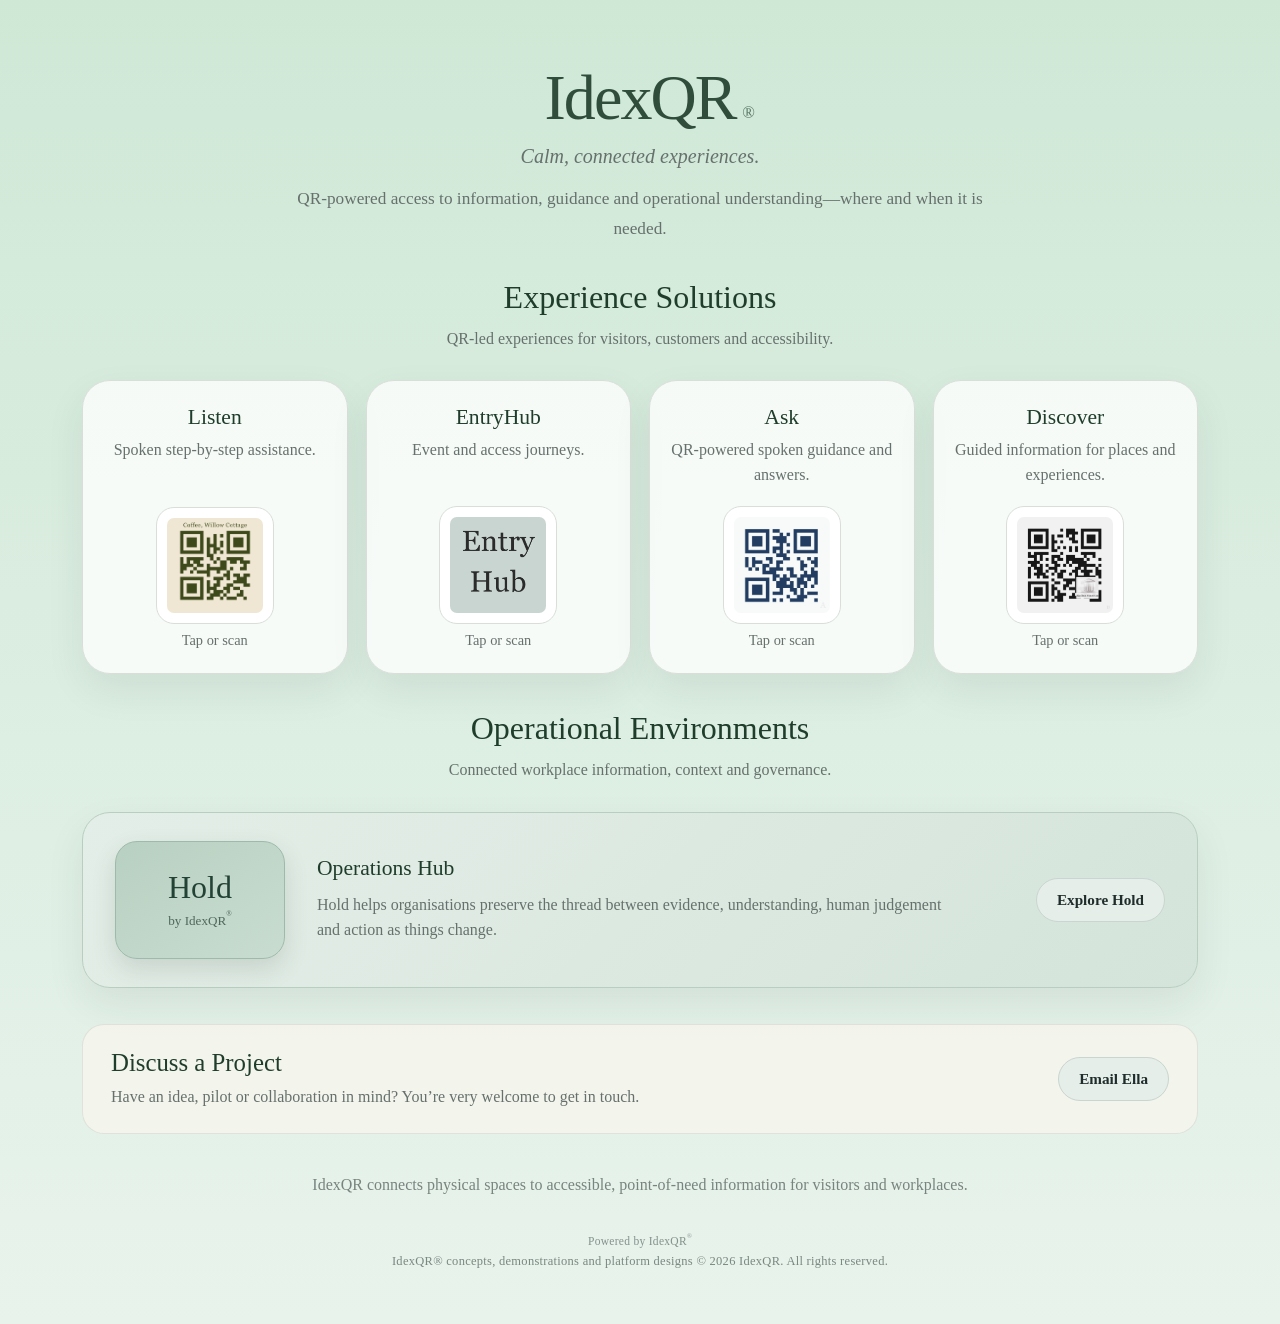
<file: index.html>
<!DOCTYPE html>
<html lang="en-GB">
<head>
  <meta charset="UTF-8" />
  <meta name="viewport" content="width=device-width, initial-scale=1.0" />

  <title>IdexQR — QR-led access to simple digital information</title>

  <meta
    name="description"
    content="IdexQR creates simple QR-led access points for information, accessibility and operational understanding."
  />

  <link rel="canonical" href="https://idexqr.com/" />
  <link rel="stylesheet" href="idexqr.css" />
</head>

<body class="portfolio-home">
  <main class="container">

    <section class="hero">
      <h1 class="brand">
        IdexQ<span class="brand-r-wrap">R<sup class="brand-reg">®</sup></span>
      </h1>

      <p class="tagline">Calm, connected experiences.</p>

      <p class="intro">
        QR-powered access to information, guidance and operational
        understanding—where and when it is needed.
      </p>
    </section>

    <section class="solutions-section">
      <h2>Experience Solutions</h2>

      <p class="section-intro">
        QR-led experiences for visitors, customers and accessibility.
      </p>

      <div class="card-grid">

        <article class="solution-card">
          <h3>Listen</h3>
          <p>Spoken step-by-step assistance.</p>

          <a href="https://qr-listen.com" class="qr-preview-link">
            <img
              src="images/listen-qr.png"
              alt="Listen QR"
              class="card-qr"
            />
            <span>Tap or scan</span>
          </a>
        </article>

        <article class="solution-card">
          <h3>EntryHub</h3>
          <p>Event and access journeys.</p>

          <a href="https://qr-entryhub.com" class="qr-preview-link">
            <img
              src="images/entryhub-icon.png"
              alt="EntryHub"
              class="card-qr"
            />
            <span>Tap or scan</span>
          </a>
        </article>

        <article class="solution-card">
          <h3>Ask</h3>
          <p>QR-powered spoken guidance and answers.</p>

          <a href="https://qr-ask.com/" class="qr-preview-link">
            <img
              src="images/ask-qr.png"
              alt="Ask QR"
              class="card-qr"
            />
            <span>Tap or scan</span>
          </a>
        </article>

        <article class="solution-card">
          <h3>Discover</h3>
          <p>Guided information for places and experiences.</p>

          <a href="https://qr-discover.com" class="qr-preview-link">
            <img
              src="images/discover-qr.png"
              alt="Discover QR"
              class="card-qr"
            />
            <span>Tap or scan</span>
          </a>
        </article>

      </div>
    </section>

    <section class="solutions-section workplace">
      <h2>Operational Environments</h2>

      <p class="section-intro">
        Connected workplace information, context and governance.
      </p>

      <article class="solution-card featured-card">
  <div class="hold-card-brand">
    <span class="hold-card-brand__name">Hold</span>

    <span class="hold-card-brand__by">
      by IdexQR<sup>®</sup>
    </span>
  </div>

  <h3>Operations Hub</h3>

  <p>
    Hold helps organisations preserve the thread between evidence,
    understanding, human judgement and action as things change.
  </p>

  <a
    href="hold/"
    class="explore-pill"
  >
    Explore Hold
  </a>
</article>
    </section>

   <section class="contact-section" aria-labelledby="contact-heading">
  <div class="contact-copy">
    <h2 id="contact-heading">Discuss a Project</h2>

    <p>
      Have an idea, pilot or collaboration in mind?
      You’re very welcome to get in touch.
    </p>
  </div>

  <a href="mailto:ella@idexqr.com" class="contact-button">
    Email Ella
  </a>
</section>
    <section class="closing-band">
      <p>
        IdexQR connects physical spaces to accessible, point-of-need
        information for visitors and workplaces.
      </p>
    </section>

    <footer>
      <p>Powered by IdexQR<sup>®</sup></p>

      <p class="footer-sub">
        IdexQR® concepts, demonstrations and platform designs © 2026 IdexQR.
        All rights reserved.
      </p>
    </footer>

  </main>
</body>
</html>
</file>
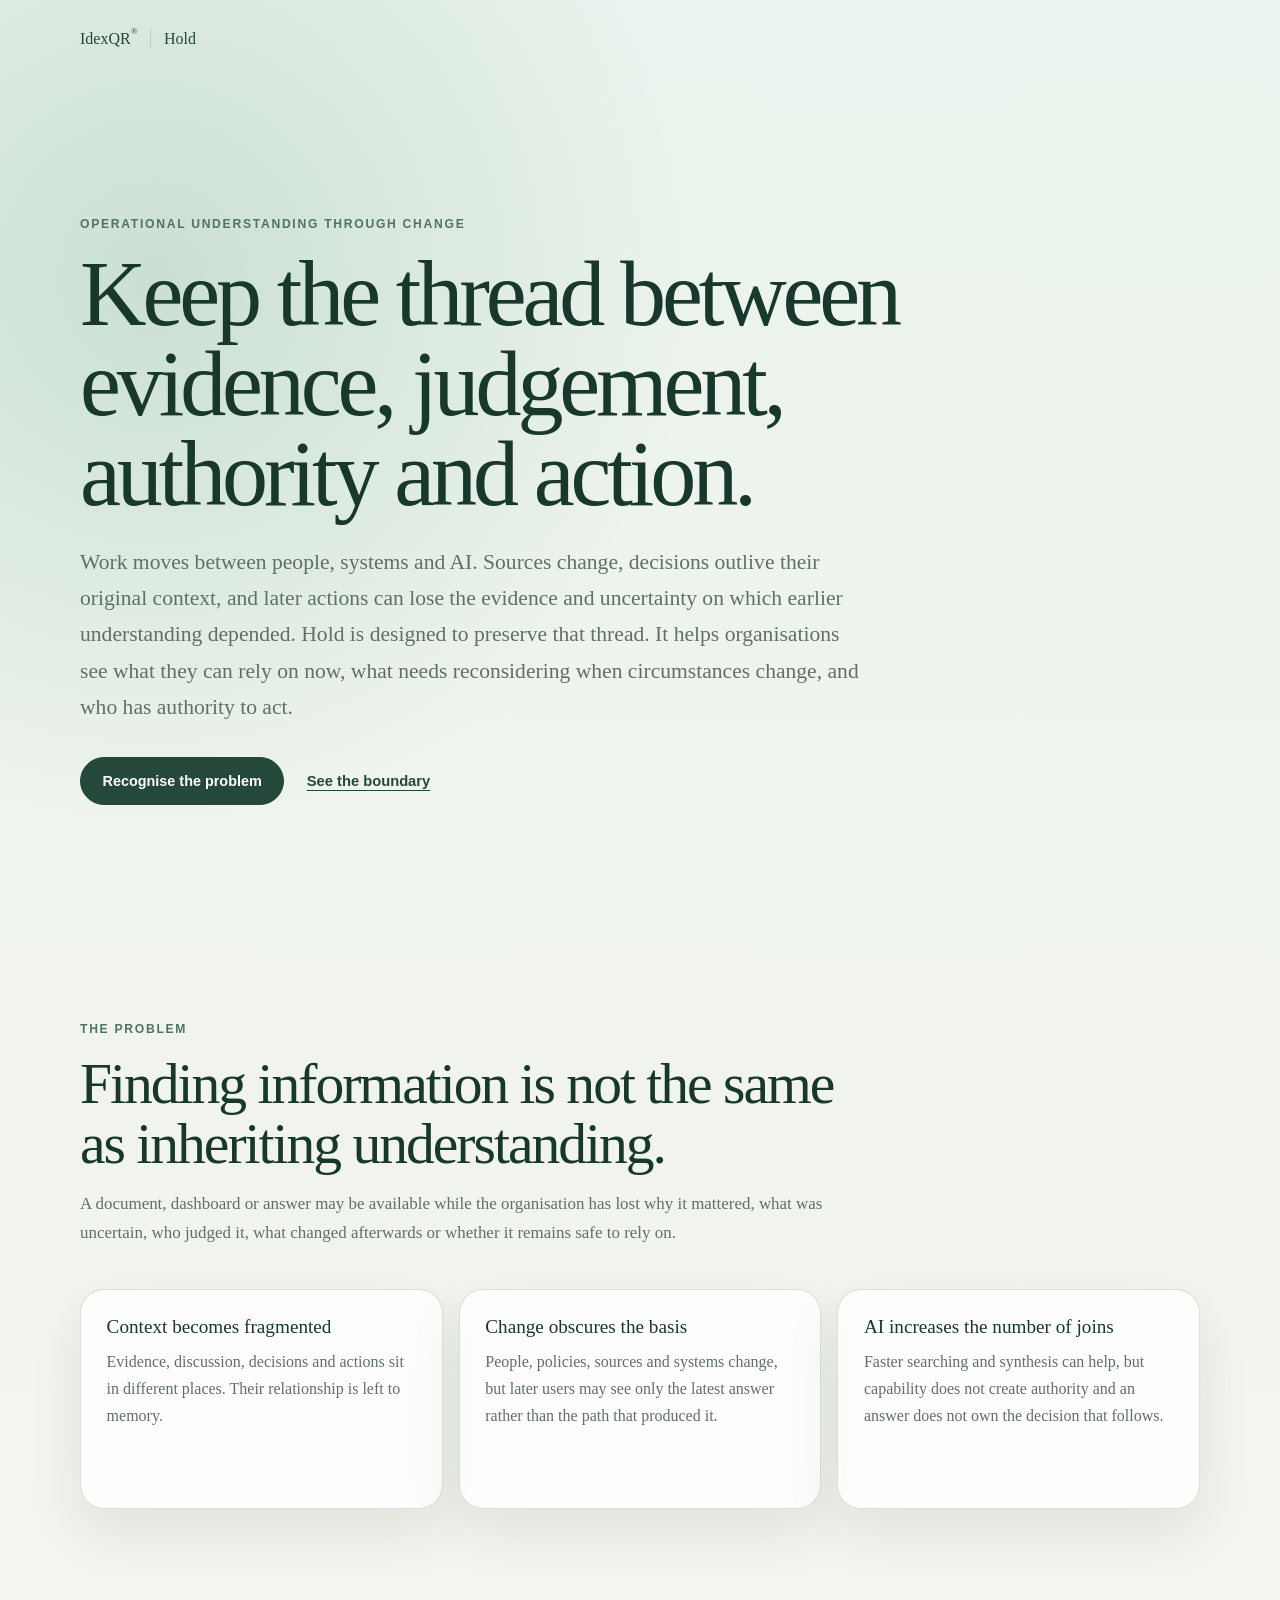
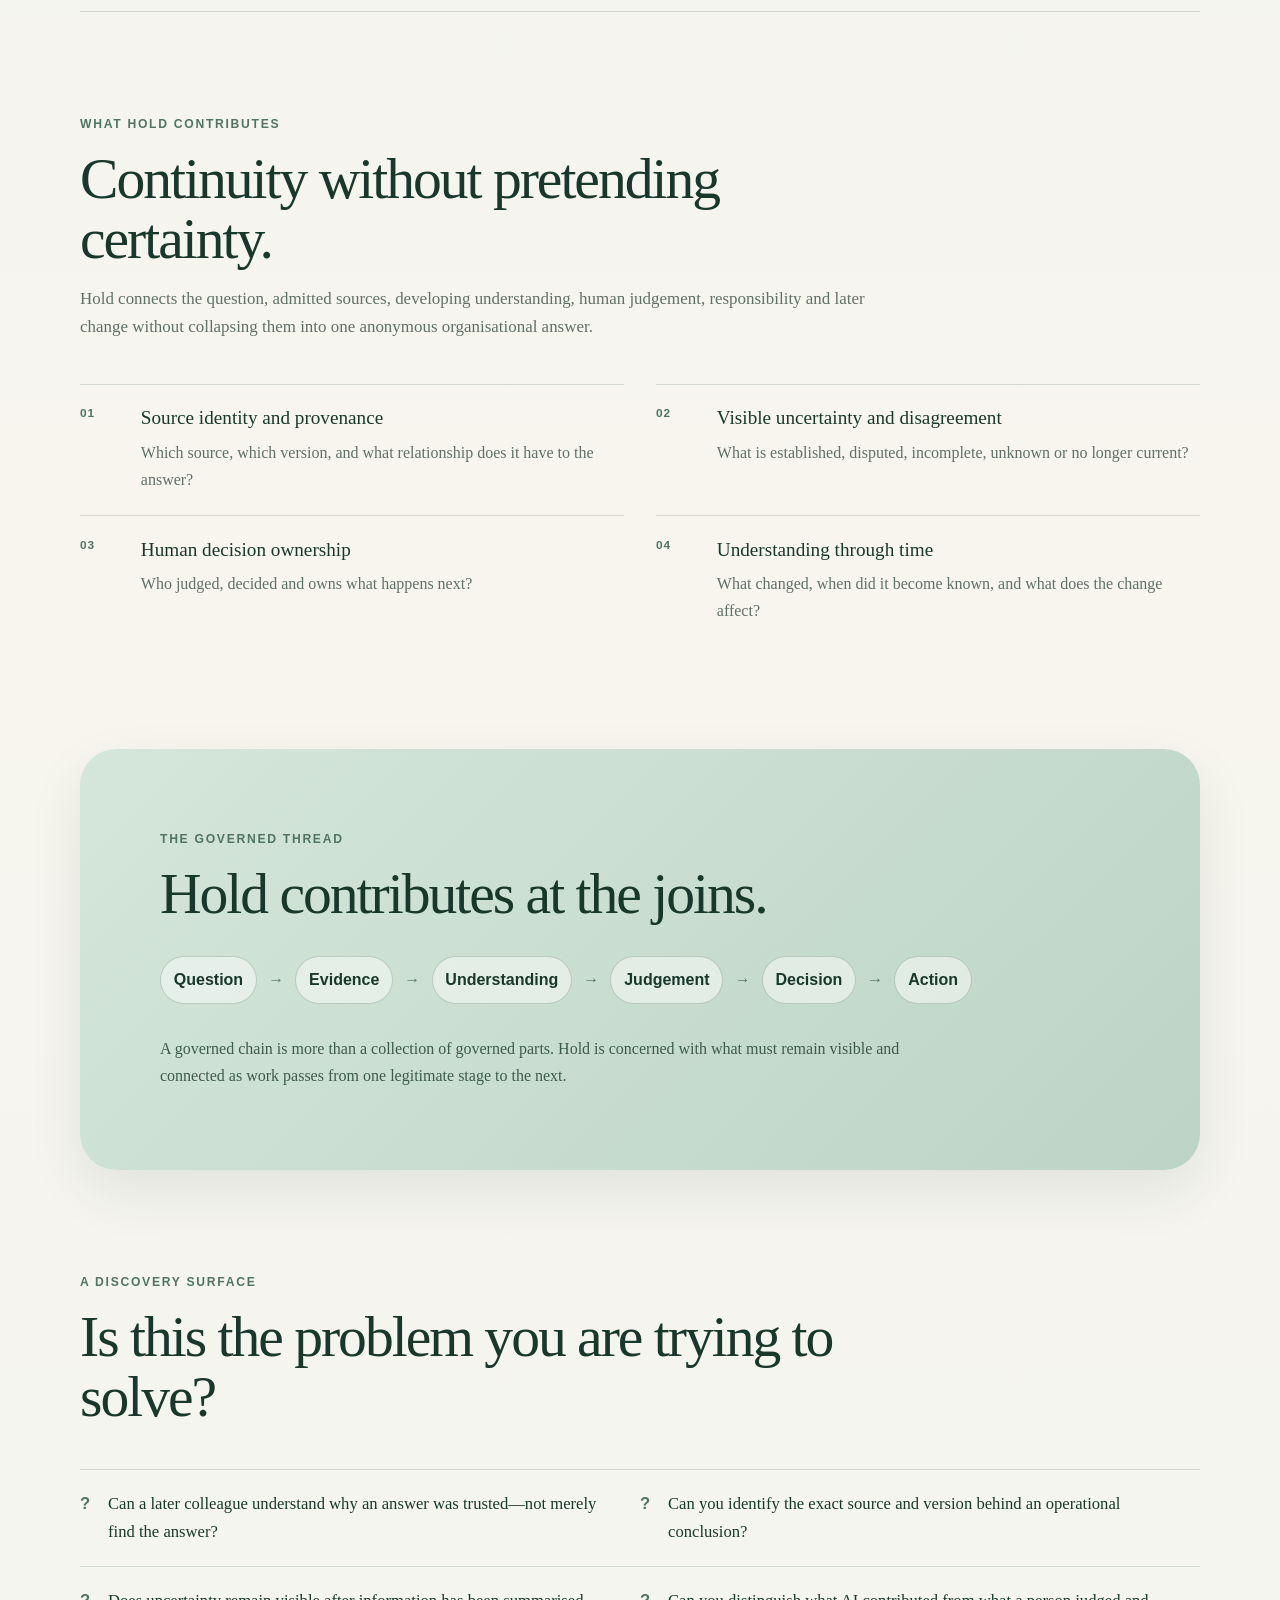
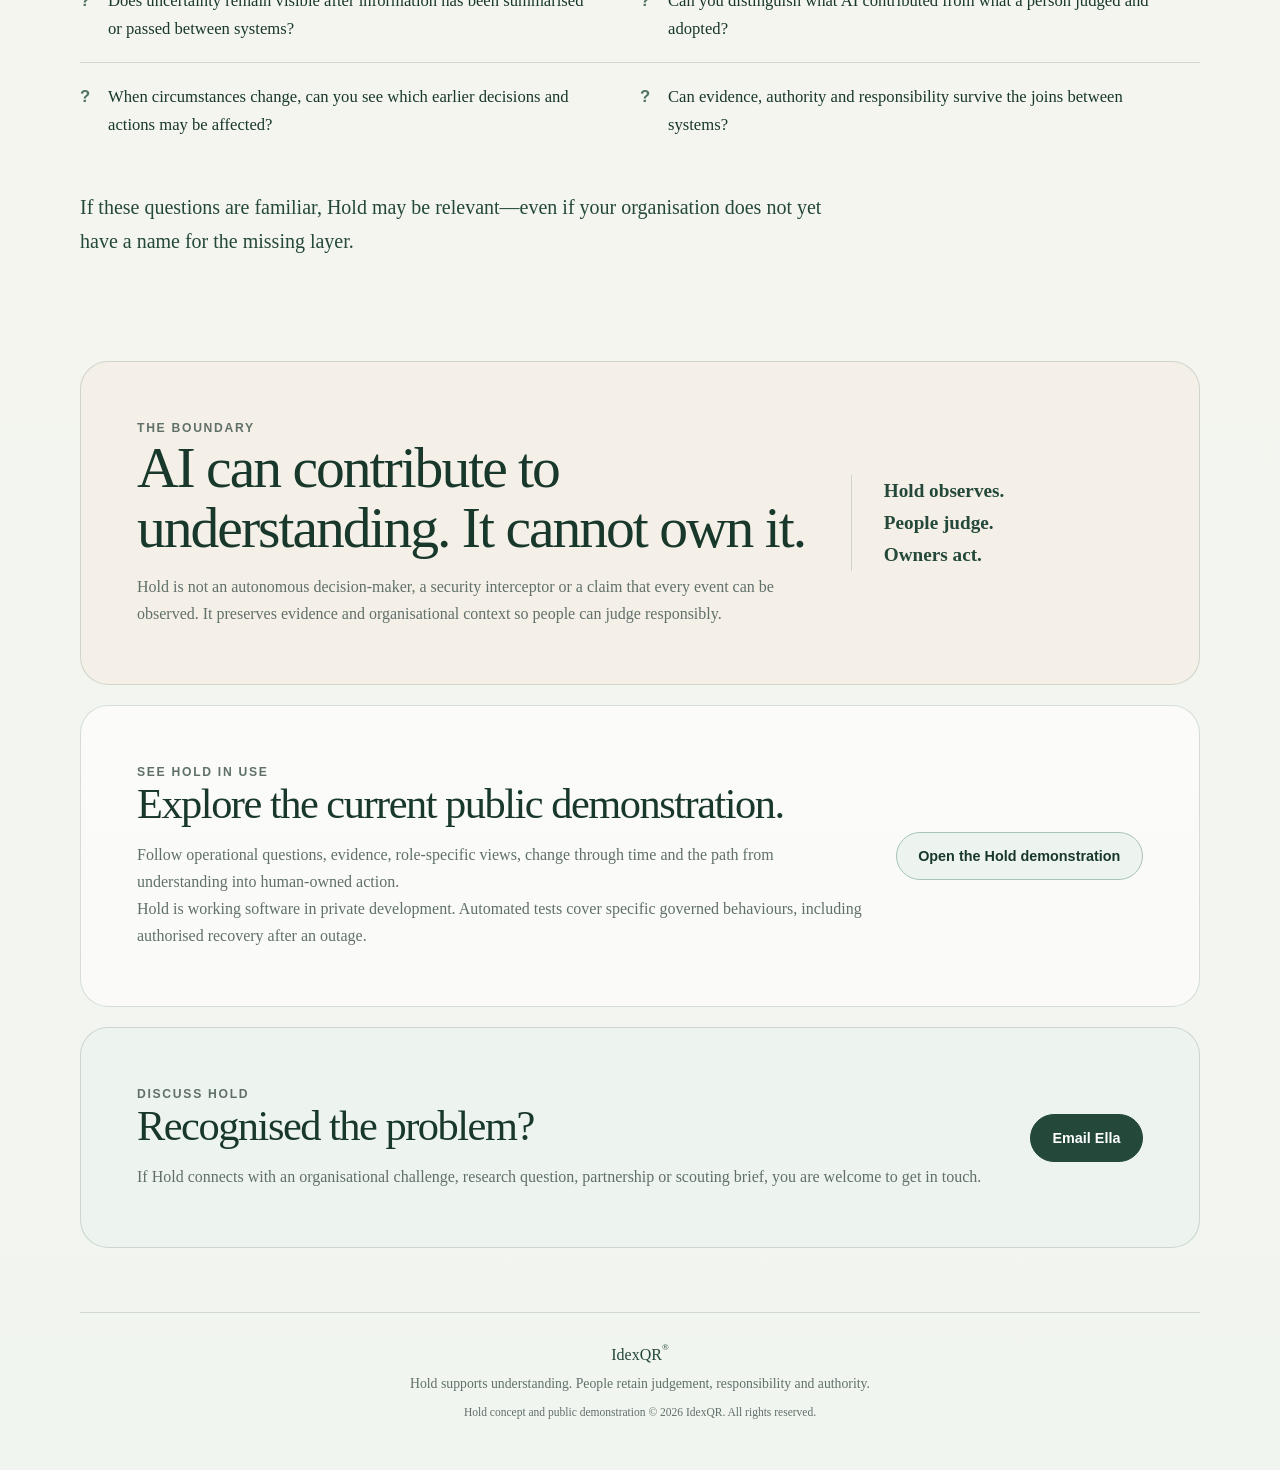
<file: hold/index.html>
<!DOCTYPE html>
<html lang="en-GB">
<head>
  <meta charset="UTF-8">
  <meta name="viewport" content="width=device-width, initial-scale=1.0">

  <title>Hold — Preserve organisational understanding through change</title>
  <meta
    name="description"
    content="Hold helps organisations preserve the thread between evidence, understanding, human judgement, authority and action as people, systems and circumstances change."
  >
  <meta name="robots" content="index, follow">

  <link rel="canonical" href="https://idexqr.com/hold/">
  <link rel="stylesheet" href="hold.css">

  <meta property="og:type" content="website">
  <meta property="og:title" content="Hold — Preserve organisational understanding through change">
  <meta
    property="og:description"
    content="Keep evidence, context, uncertainty, human judgement and responsibility connected as work moves between people, systems and AI."
  >
  <meta property="og:url" content="https://idexqr.com/hold/">

  <script type="application/ld+json">
  {
    "@context": "https://schema.org",
    "@type": "WebPage",
    "name": "Hold",
    "url": "https://idexqr.com/hold/",
    "description": "Hold helps organisations preserve the thread between evidence, understanding, human judgement, authority and action as people, systems and circumstances change.",
    "about": [
      "organisational memory",
      "evidence provenance",
      "human judgement",
      "decision authority",
      "AI governance",
      "operational continuity"
    ],
    "isPartOf": {
      "@type": "WebSite",
      "name": "IdexQR",
      "url": "https://idexqr.com/"
    }
  }
  </script>
</head>

<body>
  <header class="site-header">
    <a class="idexqr-link" href="../" aria-label="Return to IdexQR">
      IdexQR<sup>®</sup>
    </a>
    <span class="header-divider" aria-hidden="true"></span>
    <span>Hold</span>
  </header>

  <main>
    <section class="hero" aria-labelledby="hero-title">
      <p class="eyebrow">Operational understanding through change</p>
      <h1 id="hero-title">
        Keep the thread between evidence, judgement, authority and action.
      </h1>
      <p class="hero-copy">
        Work moves between people, systems and AI. Sources change, decisions
        outlive their original context, and later actions can lose the evidence
        and uncertainty on which earlier understanding depended. Hold is designed
        to preserve that thread. It helps organisations see what they can rely on
        now, what needs reconsidering when circumstances change, and who has
        authority to act.
      </p>
      <div class="hero-actions">
        <a class="primary-button" href="#is-this-your-problem">Recognise the problem</a>
        <a class="text-link" href="#boundaries">See the boundary</a>
      </div>
    </section>

    <section class="section problem-section" aria-labelledby="problem-title">
      <div class="section-heading">
        <p class="eyebrow">The problem</p>
        <h2 id="problem-title">Finding information is not the same as inheriting understanding.</h2>
        <p>
          A document, dashboard or answer may be available while the organisation
          has lost why it mattered, what was uncertain, who judged it, what changed
          afterwards or whether it remains safe to rely on.
        </p>
      </div>

      <div class="issue-grid">
        <article>
          <h3>Context becomes fragmented</h3>
          <p>
            Evidence, discussion, decisions and actions sit in different places.
            Their relationship is left to memory.
          </p>
        </article>
        <article>
          <h3>Change obscures the basis</h3>
          <p>
            People, policies, sources and systems change, but later users may see
            only the latest answer rather than the path that produced it.
          </p>
        </article>
        <article>
          <h3>AI increases the number of joins</h3>
          <p>
            Faster searching and synthesis can help, but capability does not create
            authority and an answer does not own the decision that follows.
          </p>
        </article>
      </div>
    </section>

    <section class="section hold-section" aria-labelledby="hold-title">
      <div class="section-heading">
        <p class="eyebrow">What Hold contributes</p>
        <h2 id="hold-title">Continuity without pretending certainty.</h2>
        <p>
          Hold connects the question, admitted sources, developing understanding,
          human judgement, responsibility and later change without collapsing them
          into one anonymous organisational answer.
        </p>
      </div>

      <div class="principle-list">
        <article>
          <span class="principle-number">01</span>
          <div>
            <h3>Source identity and provenance</h3>
            <p>Which source, which version, and what relationship does it have to the answer?</p>
          </div>
        </article>
        <article>
          <span class="principle-number">02</span>
          <div>
            <h3>Visible uncertainty and disagreement</h3>
            <p>What is established, disputed, incomplete, unknown or no longer current?</p>
          </div>
        </article>
        <article>
          <span class="principle-number">03</span>
          <div>
            <h3>Human decision ownership</h3>
            <p>Who judged, decided and owns what happens next?</p>
          </div>
        </article>
        <article>
          <span class="principle-number">04</span>
          <div>
            <h3>Understanding through time</h3>
            <p>What changed, when did it become known, and what does the change affect?</p>
          </div>
        </article>
      </div>
    </section>

    <section class="thread-section" aria-labelledby="thread-title">
      <p class="eyebrow">The governed thread</p>
      <h2 id="thread-title">Hold contributes at the joins.</h2>
      <p class="thread-line">
        <span>Question</span>
        <i aria-hidden="true">→</i>
        <span>Evidence</span>
        <i aria-hidden="true">→</i>
        <span>Understanding</span>
        <i aria-hidden="true">→</i>
        <span>Judgement</span>
        <i aria-hidden="true">→</i>
        <span>Decision</span>
        <i aria-hidden="true">→</i>
        <span>Action</span>
      </p>
      <p class="thread-note">
        A governed chain is more than a collection of governed parts. Hold is
        concerned with what must remain visible and connected as work passes
        from one legitimate stage to the next.
      </p>
    </section>

    <section class="section questions-section" id="is-this-your-problem" aria-labelledby="questions-title">
      <div class="section-heading">
        <p class="eyebrow">A discovery surface</p>
        <h2 id="questions-title">Is this the problem you are trying to solve?</h2>
      </div>

      <ul class="question-list">
        <li>Can a later colleague understand why an answer was trusted—not merely find the answer?</li>
        <li>Can you identify the exact source and version behind an operational conclusion?</li>
        <li>Does uncertainty remain visible after information has been summarised or passed between systems?</li>
        <li>Can you distinguish what AI contributed from what a person judged and adopted?</li>
        <li>When circumstances change, can you see which earlier decisions and actions may be affected?</li>
        <li>Can evidence, authority and responsibility survive the joins between systems?</li>
      </ul>

      <p class="recognition-copy">
        If these questions are familiar, Hold may be relevant—even if your
        organisation does not yet have a name for the missing layer.
      </p>
    </section>

    <section class="boundary-section" id="boundaries" aria-labelledby="boundary-title">
      <div>
        <p class="eyebrow">The boundary</p>
        <h2 id="boundary-title">AI can contribute to understanding. It cannot own it.</h2>
        <p>
          Hold is not an autonomous decision-maker, a security interceptor or a
          claim that every event can be observed. It preserves evidence and
          organisational context so people can judge responsibly.
        </p>
      </div>
      <p class="boundary-statement">
        <strong>Hold observes.</strong>
        <strong>People judge.</strong>
        <strong>Owners act.</strong>
      </p>
    </section>

    <section class="demo-section" aria-labelledby="demo-title">
      <div>
        <p class="eyebrow">See Hold in use</p>
        <h2 id="demo-title">Explore the current public demonstration.</h2>
        <p>
          Follow operational questions, evidence, role-specific views, change
          through time and the path from understanding into human-owned action.
        </p>
        <p>
          Hold is working software in private development. Automated tests cover
          specific governed behaviours, including authorised recovery after an outage.
        </p>
      </div>
      <a class="secondary-button" href="https://v2.qr-hold.com/index.html">
        Open the Hold demonstration
      </a>
    </section>

    <section class="contact-section" aria-labelledby="contact-title">
      <div>
        <p class="eyebrow">Discuss Hold</p>
        <h2 id="contact-title">Recognised the problem?</h2>
        <p>
          If Hold connects with an organisational challenge, research question,
          partnership or scouting brief, you are welcome to get in touch.
        </p>
      </div>
      <a class="primary-button" href="mailto:ella@idexqr.com">Email Ella</a>
    </section>
  </main>

  <footer>
    <a href="../">IdexQR<sup>®</sup></a>
    <p>Hold supports understanding. People retain judgement, responsibility and authority.</p>
    <p class="footer-small">Hold concept and public demonstration © 2026 IdexQR. All rights reserved.</p>
  </footer>
</body>
</html>
</file>
<file: idexqr.css>
:root {
  --page-start: #cfe8d6;
  --page-end: #e8f3ec;
  --ink: #1f3d2b;
  --muted: #66716d;
  --line: #d9ded9;
  --card: rgba(255, 255, 255, 0.78);
  --sage-soft: #e4eee8;
  --sage: #c8ddd0;
  --sage-strong: #9ebaaa;
  --button: #e6eeea;
  --shadow: 0 16px 38px rgba(40, 50, 45, 0.08);
}

* {
  box-sizing: border-box;
}

body {
  margin: 0;
  color: var(--ink);
  background: linear-gradient(180deg, var(--page-start) 0%, var(--page-end) 100%);
  font-family: Georgia, "Times New Roman", serif;
  text-align: center;
}

a {
  color: inherit;
}

a:focus-visible {
  outline: 3px solid #315e4b;
  outline-offset: 4px;
}

.container {
  width: min(100%, 1180px);
  margin: 0 auto;
  padding: clamp(2rem, 5vw, 4.5rem) clamp(1rem, 3vw, 2rem) 3rem;
}

.hero {
  margin-bottom: 2rem;
}

.brand {
  margin: 0 0 0.875rem;
  font-size: clamp(2.5rem, 6vw, 4rem);
  font-weight: normal;
  letter-spacing: -0.03em;
  line-height: 1.05;
  opacity: 0.9;
}

.brand-r-wrap {
  position: relative;
  display: inline-block;
}

.brand-reg {
  position: absolute;
  right: -1.05em;
  bottom: 0.6em;
  font-size: 0.26em;
  font-weight: normal;
  line-height: 1;
  opacity: 0.75;
}

.tagline {
  margin: 0 0 1rem;
  color: var(--muted);
  font-size: 1.25rem;
  font-style: italic;
}

.intro {
  max-width: 700px;
  margin: 0 auto;
  color: var(--muted);
  font-size: 1.08rem;
  line-height: 1.7;
}

.solutions-section {
  margin-top: 2.25rem;
}

.solutions-section h2 {
  margin: 0 0 0.625rem;
  font-size: clamp(1.75rem, 4vw, 2rem);
  font-weight: normal;
}

.section-intro {
  max-width: 640px;
  margin: 0 auto 1.75rem;
  color: var(--muted);
  font-size: 1rem;
  line-height: 1.65;
}

.card-grid {
  display: grid;
  grid-template-columns: repeat(4, minmax(0, 1fr));
  gap: 1.125rem;
}

.solution-card {
  padding: 1.5rem 1.125rem;
  border: 1px solid var(--line);
  border-radius: 1.75rem;
  background: var(--card);
  box-shadow: var(--shadow);
  text-align: center;
}

.card-grid .solution-card {
  display: flex;
  min-width: 0;
  flex-direction: column;
  align-items: center;
}

.solution-card h3 {
  margin: 0 0 0.5rem;
  font-size: 1.35rem;
  font-weight: normal;
}

.solution-card p {
  margin: 0;
  color: var(--muted);
  line-height: 1.55;
}

.card-grid .solution-card p {
  min-height: 3.1em;
}

.qr-preview-link {
  display: inline-flex;
  flex-direction: column;
  align-items: center;
  gap: 0.5rem;
  margin-top: auto;
  padding-top: 1.125rem;
  color: var(--muted);
  font-size: 0.9rem;
  text-decoration: none;
}

.card-qr {
  display: block;
  width: 118px;
  max-width: 100%;
  height: auto;
  padding: 0.625rem;
  border: 1px solid var(--line);
  border-radius: 1.125rem;
  background: #fff;
}

.workplace {
  margin-top: 2.25rem;
}

.featured-card {
  display: grid;
  grid-template-columns: 170px minmax(0, 1fr) auto;
  grid-template-areas:
    "identity title action"
    "identity copy action";
  align-items: center;
  gap: 0.5rem 2rem;
  width: 100%;
  padding: 1.75rem 2rem;
  border-color: #b8cec0;
  background: linear-gradient(135deg, var(--sage-soft) 0%, #d4e4da 100%);
}

.featured-card .hold-card-brand {
  grid-area: identity;
}

.featured-card h3 {
  grid-area: title;
  align-self: end;
  margin-bottom: 0.25rem;
  text-align: left;
}

.featured-card p {
  grid-area: copy;
  align-self: start;
  max-width: 650px;
  text-align: left;
}

.hold-card-brand {
  display: flex;
  min-height: 118px;
  padding: 1rem;
  border: 1px solid var(--sage-strong);
  border-radius: 1.375rem;
  background: linear-gradient(145deg, #b8d0c1 0%, var(--sage) 100%);
  box-shadow: 0 10px 24px rgba(40, 65, 52, 0.14);
  flex-direction: column;
  align-items: center;
  justify-content: center;
}

.hold-card-brand__name {
  color: #234236;
  font-size: 2rem;
  line-height: 1;
}

.hold-card-brand__by {
  margin-top: 0.625rem;
  color: #4f675d;
  font-size: 0.82rem;
}

.hold-card-brand__by sup,
footer sup {
  position: relative;
  top: -0.4em;
  font-size: 0.55em;
}

.explore-pill,
.contact-button {
  display: inline-flex;
  min-height: 44px;
  padding: 0.7rem 1.25rem;
  border: 1px solid #c9d5d0;
  border-radius: 999px;
  background: var(--button);
  color: #1f2d2a;
  align-items: center;
  justify-content: center;
  font-size: 0.95rem;
  font-weight: 600;
  text-decoration: none;
}

.explore-pill {
  grid-area: action;
}

.contact-section {
  display: flex;
  margin-top: 2.25rem;
  padding: 1.5rem 1.75rem;
  border: 1px solid rgba(120, 130, 123, 0.16);
  border-radius: 1.375rem;
  background: rgba(247, 244, 237, 0.82);
  align-items: center;
  justify-content: space-between;
  gap: 1.75rem;
  text-align: left;
}

.contact-copy h2 {
  margin: 0 0 0.5rem;
  font-size: 1.55rem;
  font-weight: normal;
}

.contact-copy p {
  max-width: 620px;
  margin: 0;
  color: var(--muted);
  line-height: 1.55;
}

.contact-button {
  flex: 0 0 auto;
}

.closing-band {
  max-width: 760px;
  margin: 2.25rem auto 0;
}

.closing-band p {
  margin: 0;
  color: var(--muted);
  line-height: 1.85;
  opacity: 0.85;
}

footer {
  margin-top: 2.125rem;
  color: #6f7c78;
  font-size: 0.72rem;
  letter-spacing: 0.025em;
  opacity: 0.82;
}

footer p {
  margin: 0.375rem 0;
}

.footer-sub {
  color: rgba(70, 84, 78, 0.82);
  font-size: 0.78rem;
  line-height: 1.35;
}

@media (max-width: 820px) {
  .card-grid {
    grid-template-columns: repeat(2, minmax(0, 1fr));
  }

  .featured-card {
    grid-template-columns: 150px minmax(0, 1fr);
    grid-template-areas:
      "identity title"
      "identity copy"
      "identity action";
  }

  .explore-pill {
    justify-self: start;
    margin-top: 0.5rem;
  }
}

@media (max-width: 620px) {
  .container {
    padding-right: 0.75rem;
    padding-left: 0.75rem;
  }

  .card-grid {
    gap: 0.75rem;
  }

  .solution-card {
    padding: 1rem 0.625rem;
    border-radius: 1.25rem;
  }

  .solution-card h3 {
    font-size: 1.12rem;
  }

  .card-grid .solution-card p {
    min-height: 4.6em;
    font-size: 0.86rem;
  }

  .qr-preview-link {
    padding-top: 0.75rem;
  }

  .card-qr {
    width: 92px;
    padding: 0.45rem;
    border-radius: 0.875rem;
  }

  .featured-card {
    display: flex;
    padding: 1.25rem;
    flex-direction: column;
    gap: 0;
  }

  .featured-card .hold-card-brand {
    width: min(100%, 180px);
    margin-bottom: 1.125rem;
  }

  .featured-card h3,
  .featured-card p {
    text-align: center;
  }

  .featured-card h3 {
    align-self: center;
  }

  .featured-card p {
    margin-bottom: 1rem;
  }

  .explore-pill {
    margin-top: 0;
  }

  .contact-section {
    padding: 1.25rem;
    flex-direction: column;
    gap: 1.125rem;
    text-align: center;
  }
}

@media (prefers-reduced-motion: reduce) {
  *,
  *::before,
  *::after {
    scroll-behavior: auto !important;
    transition-duration: 0.01ms !important;
  }
}
</file>
<file: hold/hold.css>
:root {
  --ink: #19382c;
  --deep: #24483a;
  --muted: #607069;
  --paper: #f7f5ee;
  --sage-pale: #edf4ef;
  --sage: #cbded2;
  --sage-mid: #a8c4b3;
  --sage-deep: #507461;
  --line: rgba(36, 72, 58, 0.17);
  --white: rgba(255, 255, 255, 0.82);
  --shadow: 0 22px 55px rgba(27, 54, 43, 0.09);
}

* {
  box-sizing: border-box;
}

html {
  scroll-behavior: smooth;
}

body {
  margin: 0;
  color: var(--ink);
  background:
    radial-gradient(circle at 12% 6%, rgba(189, 216, 199, 0.72), transparent 34rem),
    linear-gradient(180deg, #eaf3ed 0%, var(--paper) 45%, #f1f5f0 100%);
  font-family: Georgia, "Times New Roman", serif;
}

a {
  color: inherit;
}

a:focus-visible {
  outline: 3px solid var(--sage-deep);
  outline-offset: 4px;
}

.site-header,
main,
footer {
  width: min(100% - 2rem, 1120px);
  margin-inline: auto;
}

.site-header {
  display: flex;
  min-height: 78px;
  align-items: center;
  gap: 0.8rem;
  color: var(--deep);
  font-size: 1rem;
}

.idexqr-link {
  text-decoration: none;
}

.idexqr-link sup,
footer sup {
  position: relative;
  top: -0.42em;
  font-size: 0.56em;
}

.header-divider {
  width: 1px;
  height: 1.25rem;
  background: var(--line);
}

.hero {
  max-width: 930px;
  padding: clamp(4.5rem, 11vw, 8.5rem) 0 clamp(4rem, 9vw, 7rem);
}

.eyebrow {
  margin: 0 0 0.9rem;
  color: var(--sage-deep);
  font-family: Arial, Helvetica, sans-serif;
  font-size: 0.76rem;
  font-weight: 700;
  letter-spacing: 0.14em;
  text-transform: uppercase;
}

h1,
h2,
h3,
p {
  margin-top: 0;
}

h1 {
  max-width: 920px;
  margin-bottom: 1.5rem;
  font-size: clamp(2.7rem, 7.2vw, 5.85rem);
  font-weight: normal;
  letter-spacing: -0.045em;
  line-height: 0.98;
}

h2 {
  margin-bottom: 1rem;
  font-size: clamp(2rem, 4.5vw, 3.7rem);
  font-weight: normal;
  letter-spacing: -0.035em;
  line-height: 1.04;
}

h3 {
  margin-bottom: 0.6rem;
  font-size: 1.2rem;
  font-weight: normal;
  line-height: 1.25;
}

p,
li {
  line-height: 1.68;
}

.hero-copy {
  max-width: 790px;
  margin-bottom: 2rem;
  color: var(--muted);
  font-size: clamp(1.08rem, 2vw, 1.35rem);
}

.hero-actions {
  display: flex;
  align-items: center;
  gap: 1.4rem;
  flex-wrap: wrap;
}

.primary-button,
.secondary-button {
  display: inline-flex;
  min-height: 48px;
  padding: 0.78rem 1.35rem;
  border-radius: 999px;
  align-items: center;
  justify-content: center;
  font-family: Arial, Helvetica, sans-serif;
  font-size: 0.9rem;
  font-weight: 700;
  text-decoration: none;
}

.primary-button {
  border: 1px solid var(--deep);
  background: var(--deep);
  color: white;
}

.secondary-button {
  border: 1px solid var(--sage-mid);
  background: var(--sage-pale);
}

.text-link {
  color: var(--deep);
  font-family: Arial, Helvetica, sans-serif;
  font-size: 0.92rem;
  font-weight: 700;
  text-underline-offset: 0.25em;
}

.section {
  padding: clamp(4rem, 8vw, 7rem) 0;
}

.section-heading {
  max-width: 790px;
  margin-bottom: 2.6rem;
}

.section-heading > p:last-child {
  color: var(--muted);
  font-size: 1.06rem;
}

.issue-grid {
  display: grid;
  grid-template-columns: repeat(3, minmax(0, 1fr));
  gap: 1rem;
}

.issue-grid article {
  min-height: 220px;
  padding: 1.6rem;
  border: 1px solid var(--line);
  border-radius: 1.5rem;
  background: var(--white);
  box-shadow: var(--shadow);
}

.issue-grid p,
.principle-list p,
.demo-section p,
.contact-section p,
.boundary-section p {
  margin-bottom: 0;
  color: var(--muted);
}

.hold-section {
  border-top: 1px solid var(--line);
}

.principle-list {
  display: grid;
  grid-template-columns: repeat(2, minmax(0, 1fr));
  gap: 0 2rem;
}

.principle-list article {
  display: grid;
  grid-template-columns: 3rem 1fr;
  gap: 0.8rem;
  padding: 1.35rem 0;
  border-top: 1px solid var(--line);
}

.principle-number {
  color: var(--sage-deep);
  font-family: Arial, Helvetica, sans-serif;
  font-size: 0.74rem;
  font-weight: 700;
  letter-spacing: 0.08em;
}

.thread-section {
  padding: clamp(3rem, 7vw, 5rem);
  border-radius: 2.25rem;
  background: linear-gradient(135deg, #d5e6db 0%, #bcd4c5 100%);
  box-shadow: var(--shadow);
}

.thread-line {
  display: flex;
  margin: 2rem 0;
  align-items: center;
  gap: 0.7rem;
  flex-wrap: wrap;
  font-family: Arial, Helvetica, sans-serif;
  font-size: clamp(0.82rem, 1.7vw, 1rem);
  font-weight: 700;
}

.thread-line span {
  padding: 0.62rem 0.8rem;
  border: 1px solid rgba(36, 72, 58, 0.22);
  border-radius: 999px;
  background: rgba(255, 255, 255, 0.48);
}

.thread-line i {
  color: var(--sage-deep);
  font-style: normal;
}

.thread-note {
  max-width: 760px;
  margin-bottom: 0;
  color: #3d5b4d;
}

.questions-section {
  scroll-margin-top: 2rem;
}

.question-list {
  display: grid;
  margin: 0;
  padding: 0;
  grid-template-columns: repeat(2, minmax(0, 1fr));
  gap: 0;
  list-style: none;
}

.question-list li {
  position: relative;
  padding: 1.25rem 2.5rem 1.25rem 1.75rem;
  border-top: 1px solid var(--line);
  font-size: 1.04rem;
}

.question-list li::before {
  position: absolute;
  left: 0;
  content: "?";
  color: var(--sage-deep);
  font-family: Arial, Helvetica, sans-serif;
  font-weight: 700;
}

.recognition-copy {
  max-width: 760px;
  margin: 2rem 0 0;
  color: var(--deep);
  font-size: 1.25rem;
}

.boundary-section,
.demo-section,
.contact-section {
  display: grid;
  padding: clamp(2rem, 5vw, 3.5rem);
  border: 1px solid var(--line);
  border-radius: 1.75rem;
  align-items: center;
  gap: 2rem;
}

.boundary-section {
  scroll-margin-top: 2rem;
  grid-template-columns: minmax(0, 1.4fr) minmax(220px, 0.6fr);
  background: #f4f0e7;
}

.boundary-statement {
  display: flex;
  padding-left: 2rem;
  border-left: 1px solid var(--line);
  flex-direction: column;
  color: var(--deep) !important;
  font-size: 1.2rem;
}

.demo-section,
.contact-section {
  margin-top: 1.25rem;
  grid-template-columns: minmax(0, 1fr) auto;
  background: rgba(255, 255, 255, 0.62);
}

.demo-section h2,
.contact-section h2 {
  font-size: clamp(1.75rem, 3.5vw, 2.65rem);
}

.contact-section {
  margin-bottom: 4rem;
  background: var(--sage-pale);
}

footer {
  padding: 2rem 0 3rem;
  border-top: 1px solid var(--line);
  color: var(--muted);
  text-align: center;
}

footer a {
  color: var(--deep);
  text-decoration: none;
}

footer p {
  margin: 0.5rem 0 0;
  font-size: 0.86rem;
}

.footer-small {
  font-size: 0.72rem;
}

@media (max-width: 760px) {
  .issue-grid,
  .principle-list,
  .question-list,
  .boundary-section,
  .demo-section,
  .contact-section {
    grid-template-columns: 1fr;
  }

  .issue-grid article {
    min-height: 0;
  }

  .boundary-statement {
    padding: 1.5rem 0 0;
    border-top: 1px solid var(--line);
    border-left: 0;
  }

  .demo-section .secondary-button,
  .contact-section .primary-button {
    justify-self: start;
  }
}

@media (max-width: 520px) {
  .site-header,
  main,
  footer {
    width: min(100% - 1.25rem, 1120px);
  }

  .hero {
    padding-top: 3.5rem;
  }

  h1 {
    font-size: clamp(2.55rem, 14vw, 4rem);
  }

  .thread-line {
    align-items: flex-start;
    flex-direction: column;
  }

  .thread-line i {
    margin-left: 1.25rem;
    transform: rotate(90deg);
  }
}

@media (prefers-reduced-motion: reduce) {
  html {
    scroll-behavior: auto;
  }
}
</file>
